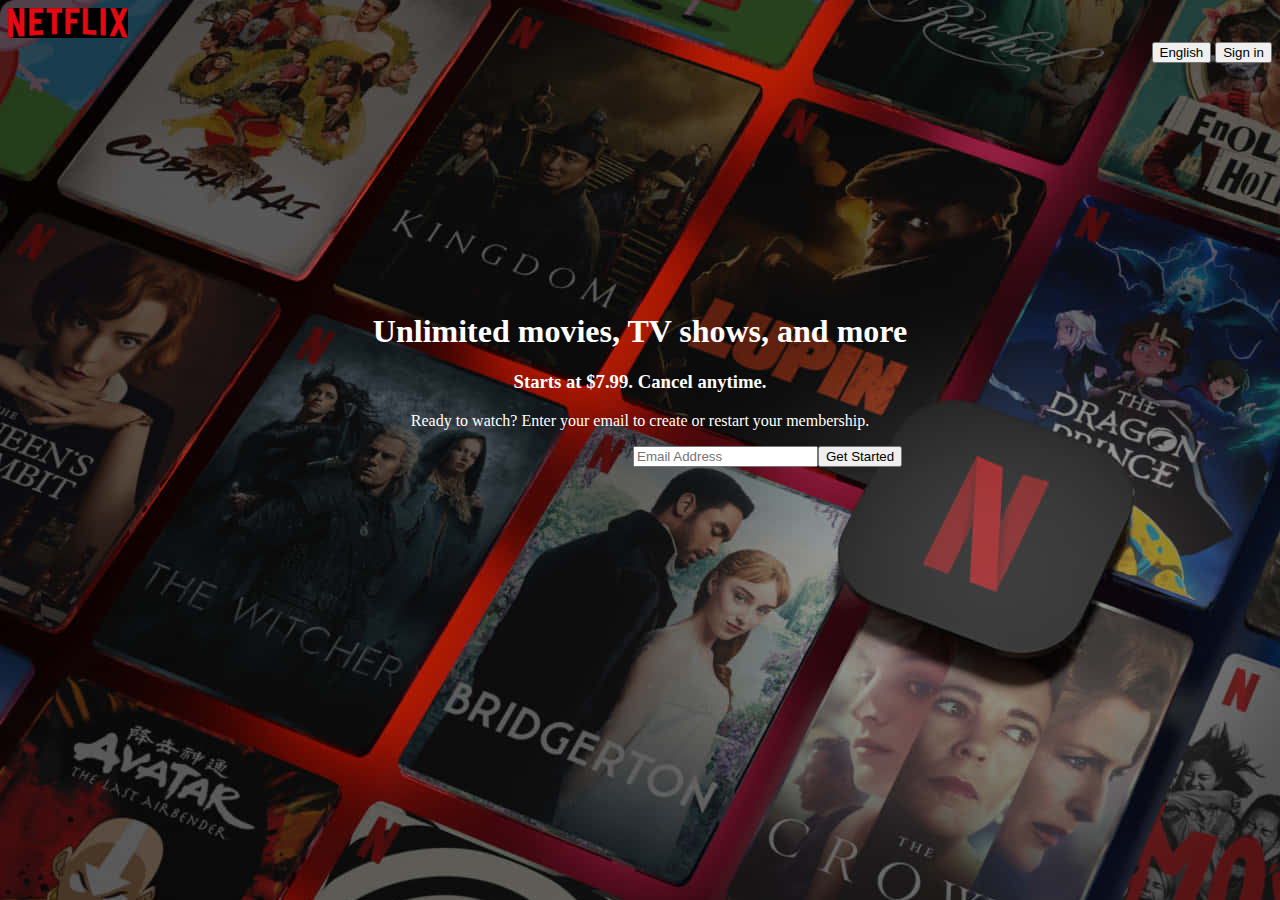
<file: index.html>
<!DOCTYPE html>
<html lang="en">
  <head>
    <meta charset="UTF-8" />
    <title>Netflix Page</title>
    <link rel="stylesheet" href="styles.css" />
  </head>
  <header>
    <div><img class="logo" src="netflix-logo.jpg"/></div>
    <div class="sign-in">
      <button>English</button>
      <button>Sign in</button>
    </div>
  </header>

  <body>
    <h1>Unlimited movies, TV shows, and more</h1>
    <h3>Starts at $7.99. Cancel anytime.</h3>
    <p>Ready to watch? Enter your email to create or restart your membership.</p>

    <div class="email">
    <input type="email" placeholder="Email Address">
    <input type="button" value="Get Started">
    </div>

  </body>
</html>
</file>
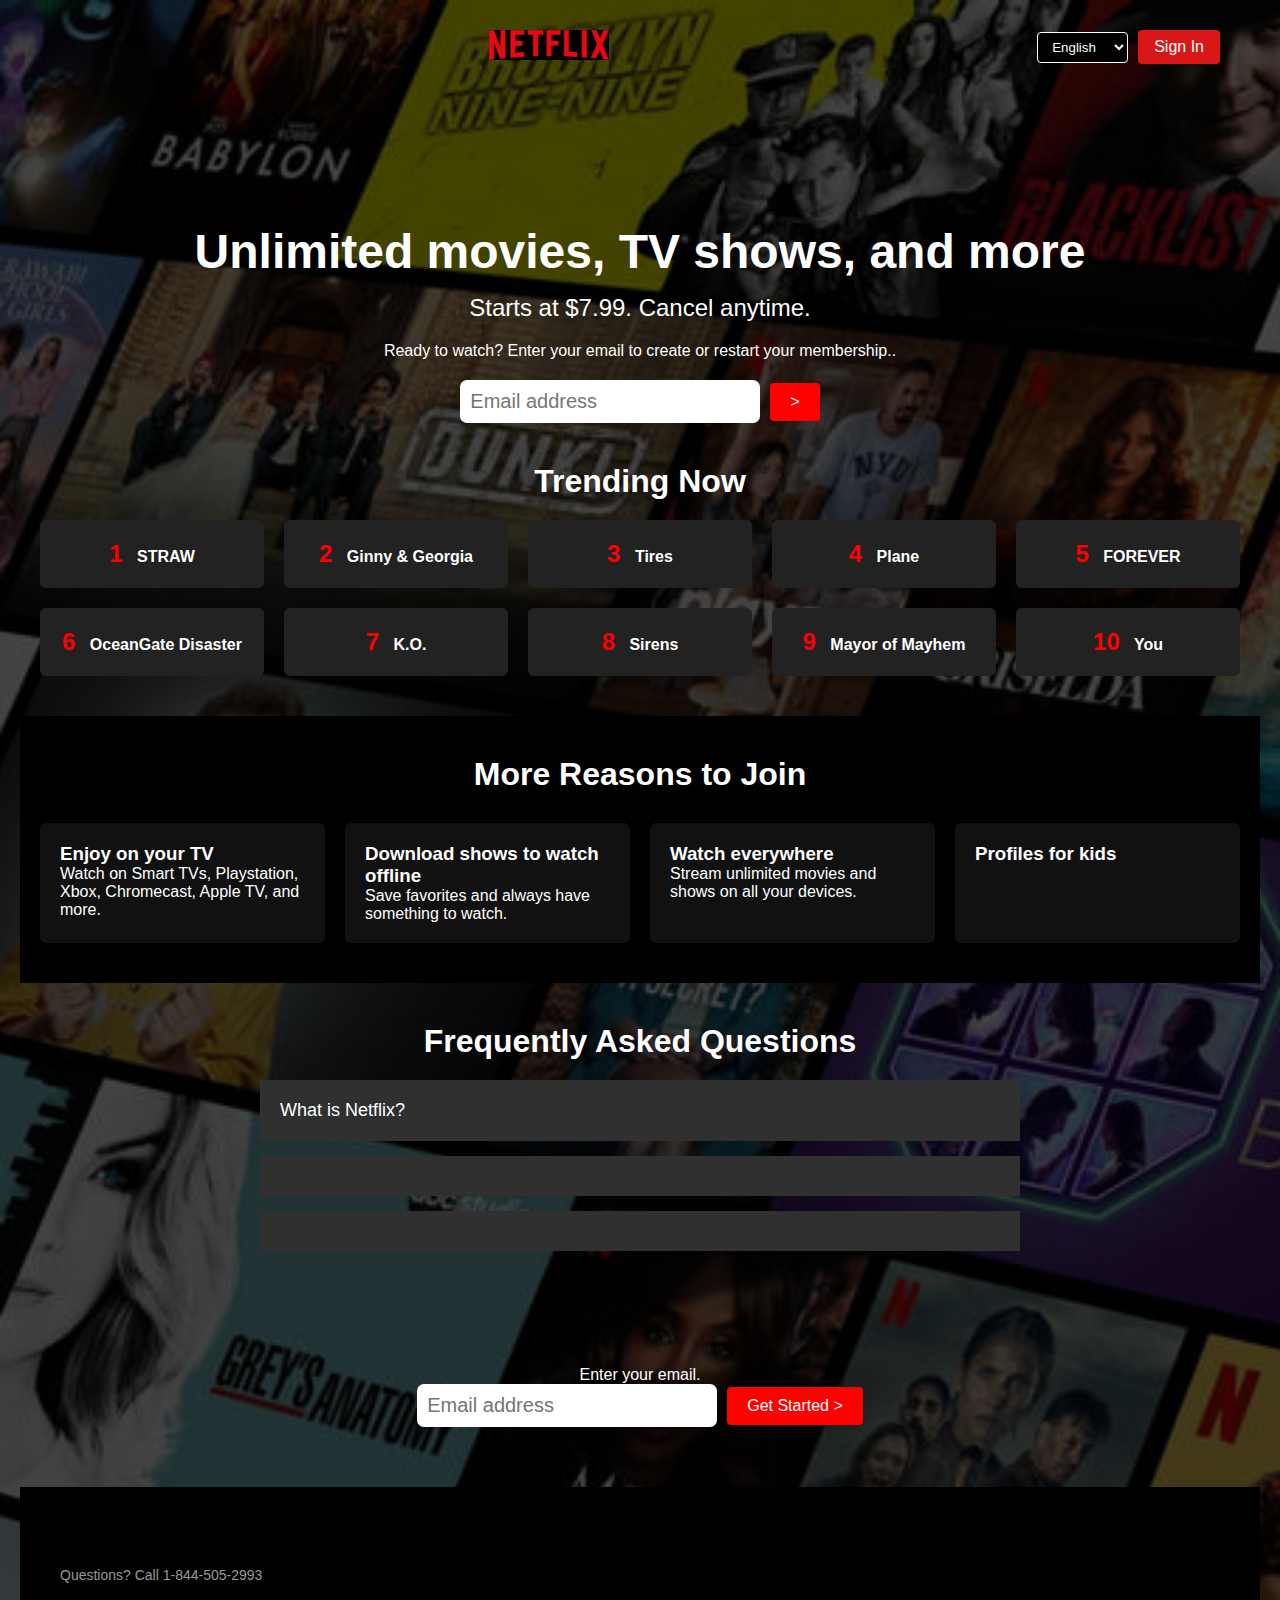
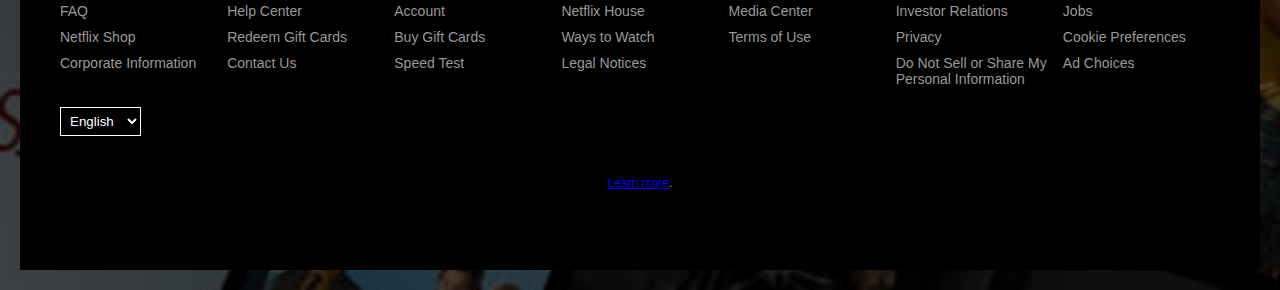
<file: HomePage.html>
<!DOCTYPE html>
<html lang="en">
<head>
  <meta charset="UTF-8" />
  <meta name="viewport" content="width=device-width, initial-scale=1.0" />
 
  <link rel="stylesheet" href="style.css" />
</head>
<body>
  <div class="container">
    <!-- Header -->
    <header>
      <h1 class="logo-text"></h1>
      <div><img class="logo" src="netflix-logo.jpg"/></div>
      <div class="header-right">
        <select class="language-select">
          <option>English</option>
          <option>Español</option>
        </select>
        <button class="sign-in-btn">Sign In</button>
      </div>
    </header>

    <!-- Hero -->
    <div class="content">
      <h1>Unlimited movies, TV shows, and more</h1>
      <h2>Starts at $7.99. Cancel anytime.</h2>
      <p>Ready to watch? Enter your email to create or restart your membership..</p>
      <form class="email-form" onsubmit="return false;">
        <input type="email" placeholder="Email address" required />
        <button type="submit"> ></button>
      </form>
    </div>

    <!-- Trending Now -->
    <section class="trending">
      <h2>Trending Now</h2>
      <div class="trending-grid">
        <div class="thumbnail"><span>1</span> STRAW</div>
        <div class="thumbnail"><span>2</span> Ginny & Georgia</div>
        <div class="thumbnail"><span>3</span> Tires</div>
        <div class="thumbnail"><span>4</span> Plane</div>
        <div class="thumbnail"><span>5</span> FOREVER</div>
        <div class="thumbnail"><span>6</span> OceanGate Disaster</div>
        <div class="thumbnail"><span>7</span> K.O.</div>
        <div class="thumbnail"><span>8</span> Sirens</div>
        <div class="thumbnail"><span>9</span> Mayor of Mayhem</div>
        <div class="thumbnail"><span>10</span> You</div>
      </div>
    </section>

    <!-- More Reasons -->
    <section class="reasons">
      <h2>More Reasons to Join</h2>
      <div class="reasons-grid">
        <div class="reason-card">
          <h3>Enjoy on your TV</h3>
          <p>Watch on Smart TVs, Playstation, Xbox, Chromecast, Apple TV, and more.</p>
        </div>
        <div class="reason-card">
          <h3>Download shows to watch offline</h3>
          <p>Save favorites and always have something to watch.</p>
        </div>
        <div class="reason-card">
          <h3>Watch everywhere</h3>
          <p>Stream unlimited movies and shows on all your devices.</p>
        </div>
        <div class="reason-card">
          <h3>Profiles for kids</h3>
          <p></p>
        </div>
      </div>
    </section>

    <!-- FAQ -->
    <section class="faq">
      <h2>Frequently Asked Questions</h2>
      <div class="faq-item">
        <button class="faq-question">What is Netflix?</button>
        <div class="faq-answer">.</div>
      </div>
      <div class="faq-item">
        <button class="faq-question"></button>
        <div class="faq-answer">.</div>
      </div>
      <div class="faq-item">
        <button class="faq-question"></button>
        <div class="faq-answer">.</div>
      </div>
    </section>

    <!-- Demo Email Again -->
    <section class="email-section">
      <p>Enter your email.</p>
      <form class="email-form" onsubmit="return false;">
        <input type="email" placeholder="Email address" required />
        <button type="submit">Get Started ></button>
      </form>
    </section>

    <!-- Footer -->
    <footer>
      <footer>
        <p>Questions? Call 1-844-505-2993</p>
        <div class="footer-links">
          <a href="#">FAQ</a>
          <a href="#">Help Center</a>
          <a href="#">Account</a>
          <a href="#">Netflix House</a>
          <a href="#">Media Center</a>
          <a href="#">Investor Relations</a>
          <a href="#">Jobs</a>
          <a href="#">Netflix Shop</a>
          <a href="#">Redeem Gift Cards</a>
          <a href="#">Buy Gift Cards</a>
          <a href="#">Ways to Watch</a>
          <a href="#">Terms of Use</a>
          <a href="#">Privacy</a>
          <a href="#">Cookie Preferences</a>
          <a href="#">Corporate Information</a>
          <a href="#">Contact Us</a>
          <a href="#">Speed Test</a>
          <a href="#">Legal Notices</a>
          <a href="#"></a>
          <a href="#">Do Not Sell or Share My Personal Information</a>
          <a href="#">Ad Choices</a>
        </div>
        <div class="footer-language">
          <select>
            <option>English</option>
            <option>Español</option>
          </select>
        </div>
        <p class="recaptcha-note">
          
          <a href="#">Learn more</a>.
        </p>
      </footer>
</file>
<file: styles.css>
.sign-in {
    text-align: right;
}

h1 {
    display: flex;
    justify-content: center;
    align-items: center;
    margin-top: 250px;
}

h3 {
    display: flex;
    justify-content: center;
}

p {
    display: flex;
    justify-content: center;
}

.email {
    display: inline-flex;
    align-items: center;
    margin-left: 625px;
}

.logo {
    width: 120px;
    height: 30px;
}

body {
    background-color: black;
    color: white;
    background-image: url('netflix-background.jpg');
}
</file>
<file: style.css>
* {
  margin: 0;
  padding: 0;
  box-sizing: border-box;
}

body {
  font-family: Arial, sans-serif;
  background: url('netflixlogin.png') no-repeat center center/cover;
  color: white;
  min-height: 100vh;
}

.container {
  background-color: rgba(0, 0, 0, 0.65);
  padding: 20px;
}

/* Header */
header {
  display: flex;
  justify-content: space-between;
  align-items: center;
  padding: 10px 40px;
}

.logo {
    width: 120px;
    height: 30px;
}

.header-right {
  display: flex;
  gap: 10px;
  align-items: center;
}

.language-select {
  background-color: black;
  color: white;
  border: 1px solid white;
  padding: 6px 10px;
  border-radius: 4px;
}

.sign-in-btn {
  background-color: rgb(218, 23, 23);
  color: white;
  padding: 8px 16px;
  border: none;
  font-size: 16px;
  border-radius: 4px;
  cursor: pointer;
}

/* Hero */
.content {
  text-align: center;
  margin-top: 150px;
}

.content h1 {
  font-size: 3rem;
  margin-bottom: 15px;
}

.content h2 {
  font-size: 1.5rem;
  font-weight: normal;
  margin-bottom: 20px;
}

.content p {
  margin-bottom: 20px;
}

.email-form {
  display: flex;
  justify-content: center;
  align-items: center;
  gap: 10px;
}

.email-form input {
  padding: 10px;
  font-size: 20px;
  width: 300px;
  border: none;
  border-radius: 7px;
}

.email-form button {
  background-color: red;
  color: white;
  border: none;
  padding: 10px 20px;
  font-size: 16px;
  border-radius: 4px;
  cursor: pointer;
}

/* Trending */
.trending {
  padding: 40px 20px;
  text-align: center;
}

.trending h2 {
  font-size: 2rem;
  margin-bottom: 20px;
}

.trending-grid {
  display: grid;
  grid-template-columns: repeat(auto-fit, minmax(200px, 1fr));
  gap: 20px;
}

.thumbnail {
  background-color: #222;
  padding: 20px;
  border-radius: 6px;
  font-weight: bold;
}

.thumbnail span {
  color: red;
  font-size: 1.5rem;
  margin-right: 10px;
}

/* Reasons */
.reasons {
  padding: 40px 20px;
  text-align: center;
  background-color: black;
}

.reasons h2 {
  font-size: 2rem;
  margin-bottom: 30px;
}

.reasons-grid {
  display: grid;
  gap: 20px;
  grid-template-columns: repeat(auto-fit, minmax(250px, 1fr));
}

.reason-card {
  background-color: #111;
  padding: 20px;
  border-radius: 6px;
  text-align: left;
}

/* FAQ */
.faq {
  max-width: 800px;
  margin: auto;
  padding: 40px 20px;
}

.faq h2 {
  text-align: center;
  font-size: 2rem;
  margin-bottom: 20px;
}

.faq-item {
  margin-bottom: 15px;
}

.faq-question {
  width: 100%;
  background-color: #303030;
  color: white;
  padding: 20px;
  text-align: left;
  border: none;
  font-size: 18px;
  cursor: pointer;
}

.faq-answer {
  display: none;
  background-color: #444;
  padding: 20px;
  color: white;
}

/* Email Again */
.email-section {
  text-align: center;
  margin: 60px 0;
}

/* Footer */
footer {
  background-color: black;
  color: #999;
  padding: 40px 20px;
  font-size: 14px;
}

.footer-links {
  display: grid;
  grid-template-columns: repeat(auto-fit, minmax(150px, 1fr));
  gap: 10px;
  margin: 20px 0;
}

.footer-links a {
  color: #999;
  text-decoration: none;
}

.footer-language select {
  background-color: black;
  color: white;
  border: 1px solid white;
  padding: 5px;
  margin-bottom: 20px;
}

.recaptcha-note {
  font-size: 12px;
  text-align: center;
  margin-top: 20px;
}
</file>
